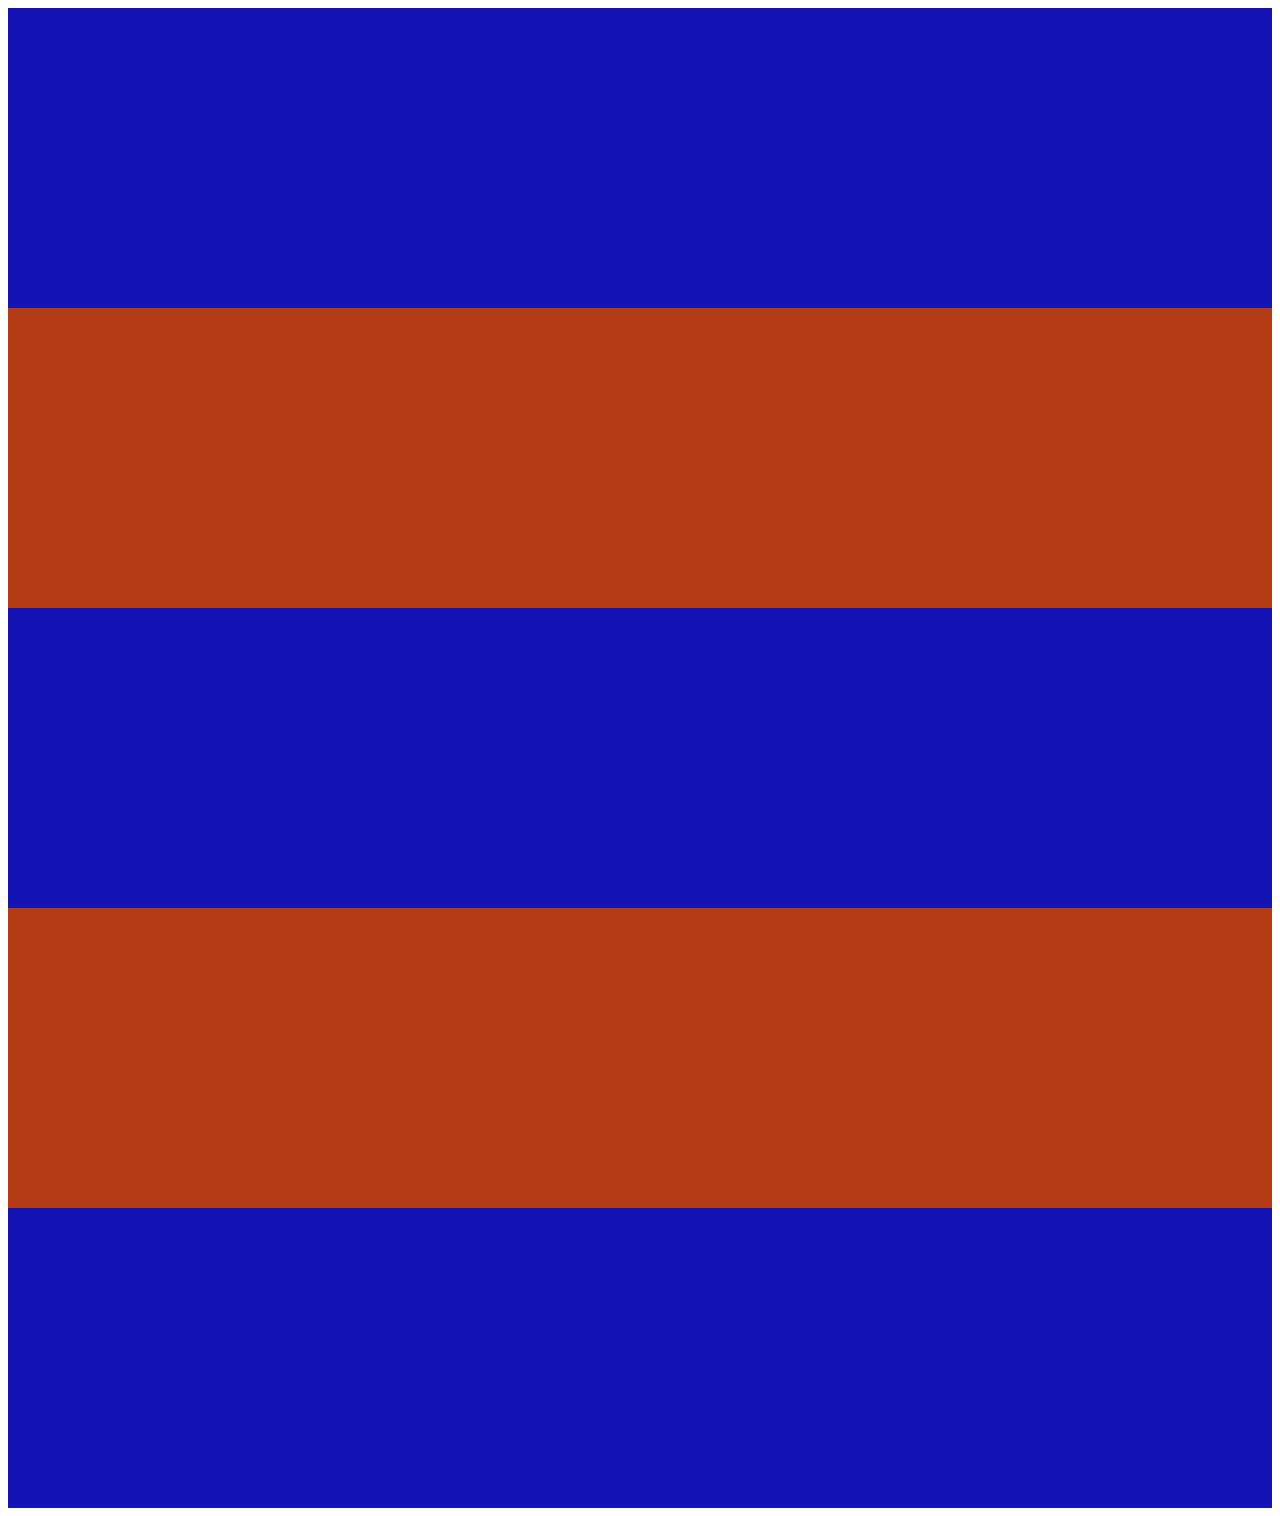
<file: dzien1/index.html>
<!DOCTYPE html>
<html lang="en">

<head>
    <meta charset="UTF-8">
    <meta name="viewport" content="width=device-width, initial-scale=1.0">
    <link rel="stylesheet" href="style.css">

    <title>test</title>
</head>

<body>
    <div></div>
    <div></div>
    <div></div>
    <div></div>
    <div></div>
</body>

</html>
</file>
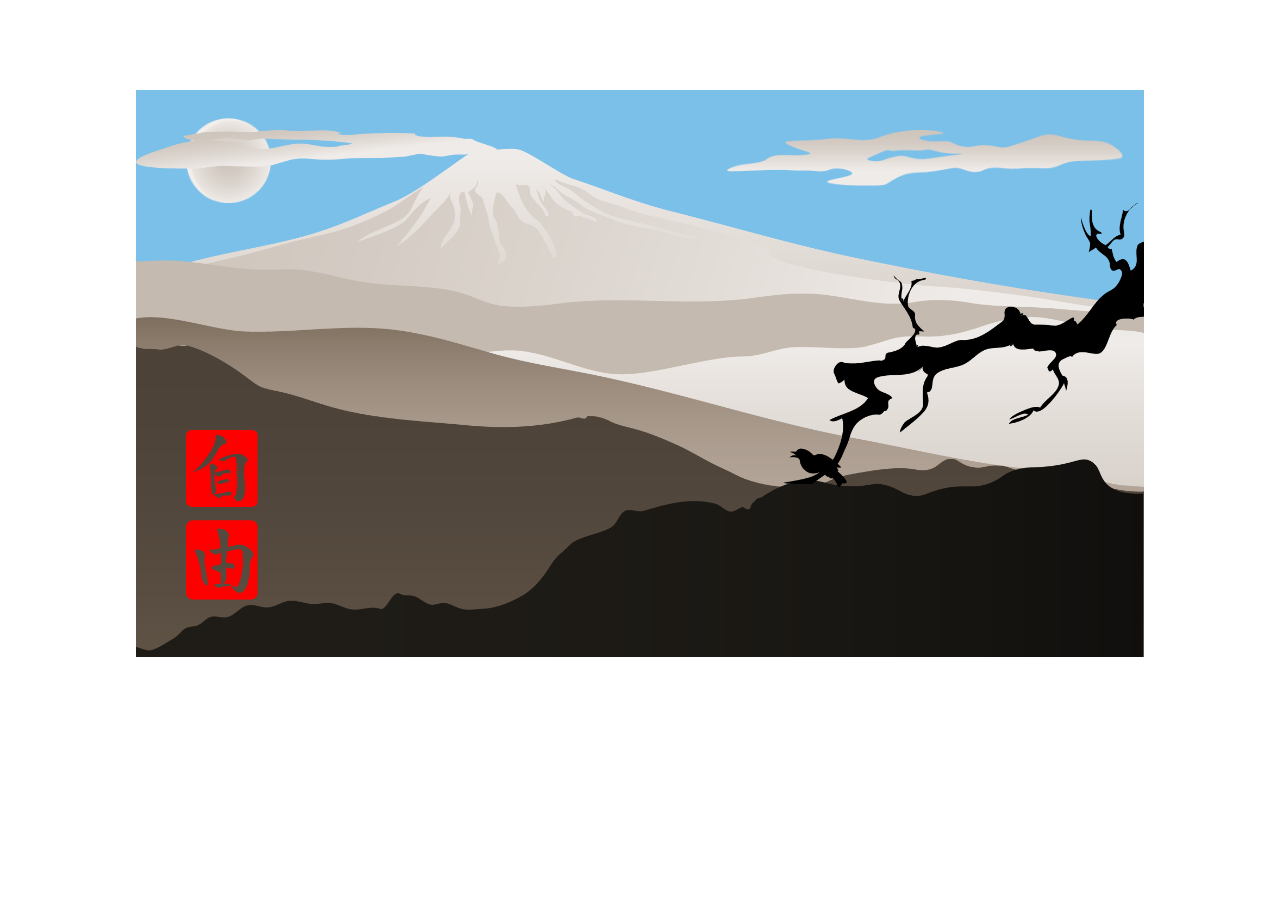
<file: dzien3/zad1/index.html>
<!-- 
    Układ 16:9
    Ma być podobny (nie pixel w pixel)
    Ma być responsywny (dostosowoywać się do wysokości przeglądarki)

    ZŁOTE ZASADY
    - Zrób tak jak potrafisz i tyle ile potrafisz
    - Próbuj/testuj/sprawdzaj co by było. Takie próbowanie to najważniejsze cechy programisty
    - Nie przeskakuj ćwiczenia. 
 -->
<!DOCTYPE html>
<html lang="pl">

<head>
    <meta charset="UTF-8">
    <meta name="viewport" content="width=device-width, initial-scale=1.0">
    <meta http-equiv="X-UA-Compatible" content="ie=edge">
    <title>A dream about old Japan</title>
    <style>
        * {
            margin: 0;
            padding: 0;
            box-sizing: border-box;
        }

        .picture {
            position: relative;
            height: 63vh;
            width: 112vh;
            overflow: hidden;
            margin: 10vh auto 0;
            background-color: rgb(123, 192, 233);

        }

        img {
            position: absolute;
            height: 100%;

        }

        img:nth-child(1) {
            top: 10%;
        }

        img:nth-child(2) {
            top: 30%;
        }

        img:nth-child(3) {
            top: 40%;
        }

        img:nth-child(4) {
            top: 40%;
        }

        img:nth-child(5) {
            top: 45%;
        }

        img:nth-child(6) {
            top: 65%;
        }

        img:nth-child(7) {
            top: 5%;
            left: 5%;
            width: auto;
            height: 15%;
            animation-name: sun;
            animation-duration: 5s;
        }

        @keyframes sun {
            0% {
                left: -20%;
                top: 25%;
            }

            100% {
                left: 5%;
                top: 5%;
            }
        }


        img:nth-child(8) {
            top: 7%;
            width: auto;
            height: 7%;
            animation-name: cloud1;
            animation-duration: 10s;
            animation-iteration-count: infinite;
            animation-timing-function: linear;
        }

        @keyframes cloud1 {
            0% {
                left: -50%;
            }

            100% {
                left: 100%;
            }
        }

        img:nth-child(9) {
            top: 7%;
            right: 2%;
            width: auto;
            height: 10%;
            transition: .5s;
        }
        img:nth-child(9):hover {
            opacity: 0;
        }

        img:nth-child(10) {
            top: 20%;
            right: -2%;
            width: auto;
            height: 50%;
            animation-name: branch;
            animation-duration: 10s;
            animation-iteration-count: infinite;
            animation-timing-function: linear;
            transform-origin: 100% 0;
        }
        @keyframes branch {
            90% {
                transform: rotate(1deg);
                }
            95% {
                transform: rotate(-2deg);
                }
            /* 100% {
                transform: rotate(1deg);
            } */
        }

        img:nth-child(11) {
            bottom: 10%;
            left: 5%;
            width: auto;
            height: 30%;
        }
    </style>
</head>

<body>
    <div class="picture">
        <!-- img[src=img/japan$.png]*11 -->
        <img src="img/japan1.png" alt="">
        <img src="img/japan2.png" alt="">
        <img src="img/japan3.png" alt="">
        <img src="img/japan4.png" alt="">
        <img src="img/japan5.png" alt="">
        <img src="img/japan6.png" alt="">
        <img src="img/japan7.png" alt="">
        <img src="img/japan8.png" alt="">
        <img src="img/japan9.png" alt="">
        <img src="img/japan10.png" alt="">
        <img src="img/japan11.png" alt="">

    </div>
</body>

</html>
</file>
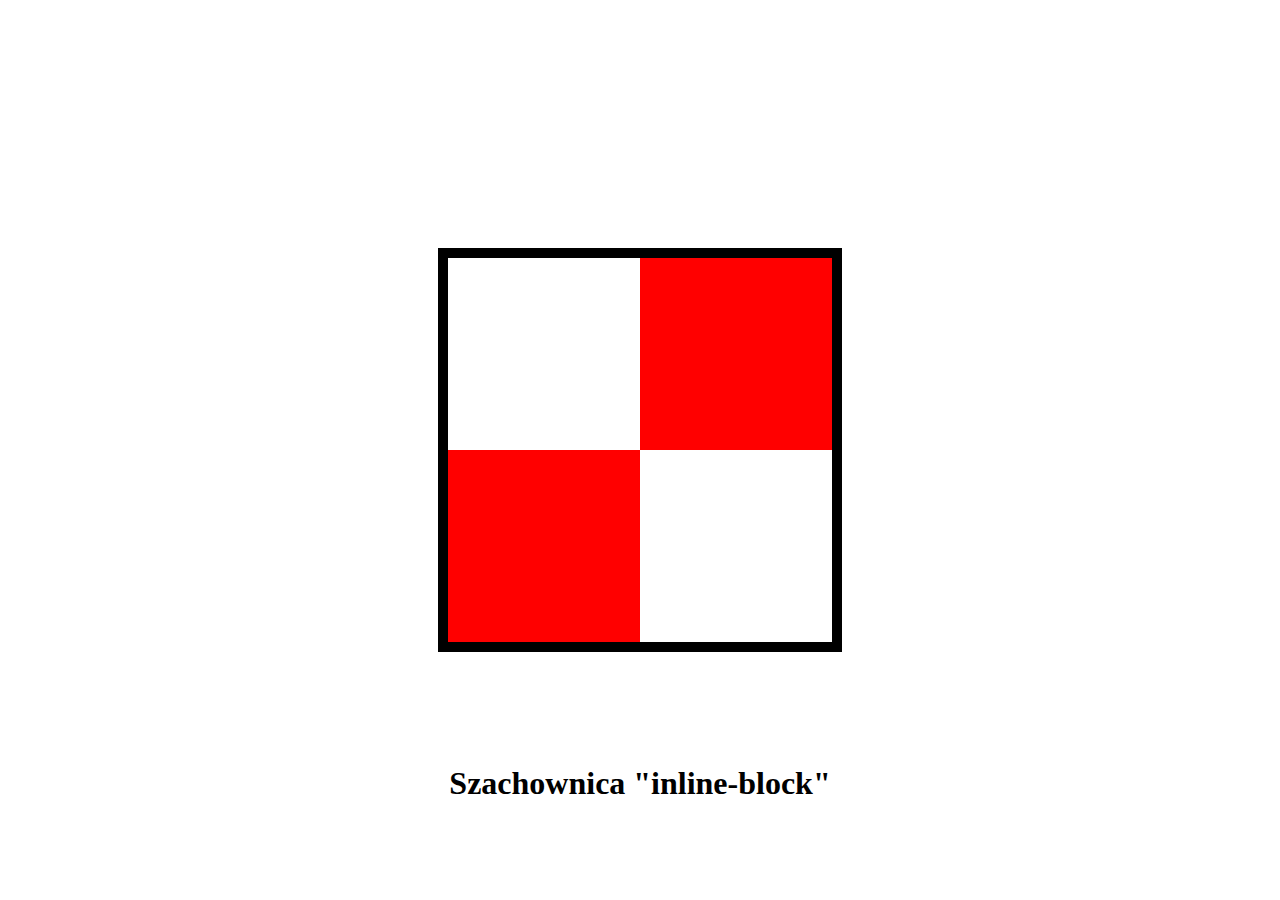
<file: dzien3/zad2/index.html>
<!-- 
Zrób szachownicę na 3 różne sposoby
- wykorzystująć inline-block dla każdego pola
- wykorzystująć float dla kązdego pola
- wykorzystując position:absolute dla każdego pola

W zadaniu 1 zrób inline-block

Dodatkowo wycentruj cały kontener (div z klasą 'board') i określ jego wielkości tak by był on kwadratem, który ma 30% szerokości okna przeglądarki i dodatkowo border: 10px czarny.

Tekst ma być pod szachownicą.

 -->
<!DOCTYPE html>
<html lang="en">

<head>
    <meta charset="UTF-8">
    <meta name="viewport" content="width=device-width, initial-scale=1.0">
    <meta http-equiv="X-UA-Compatible" content="ie=edge">
    <title>Szachownica Inline-block</title>
    <style>
        .board {
            height: 30vw;
            width: 30vw;
            border: 10px solid black;
            font-size: 0;
            position: absolute;
            top: calc(50% - 30vw/2 - 10px);
            left: calc(50% - 30vw/2 - 10px);
        }

        span {
            display: inline-block;
            background-color: red;
            height: 50%;
            width: 50%;
        }

        span:nth-child(1) {
            background-color: #fff;
        }

        span:nth-child(4) {
            background-color: #fff;
        }

        h1 {
            text-align: center;
            margin-top: 85vh;
        }
    </style>
</head>

<body>
    <div class="board">
        <span></span>
        <span></span>
        <span></span>
        <span></span>
    </div>
    <h1>Szachownica "inline-block"</h1>
</body>

</html>
</file>
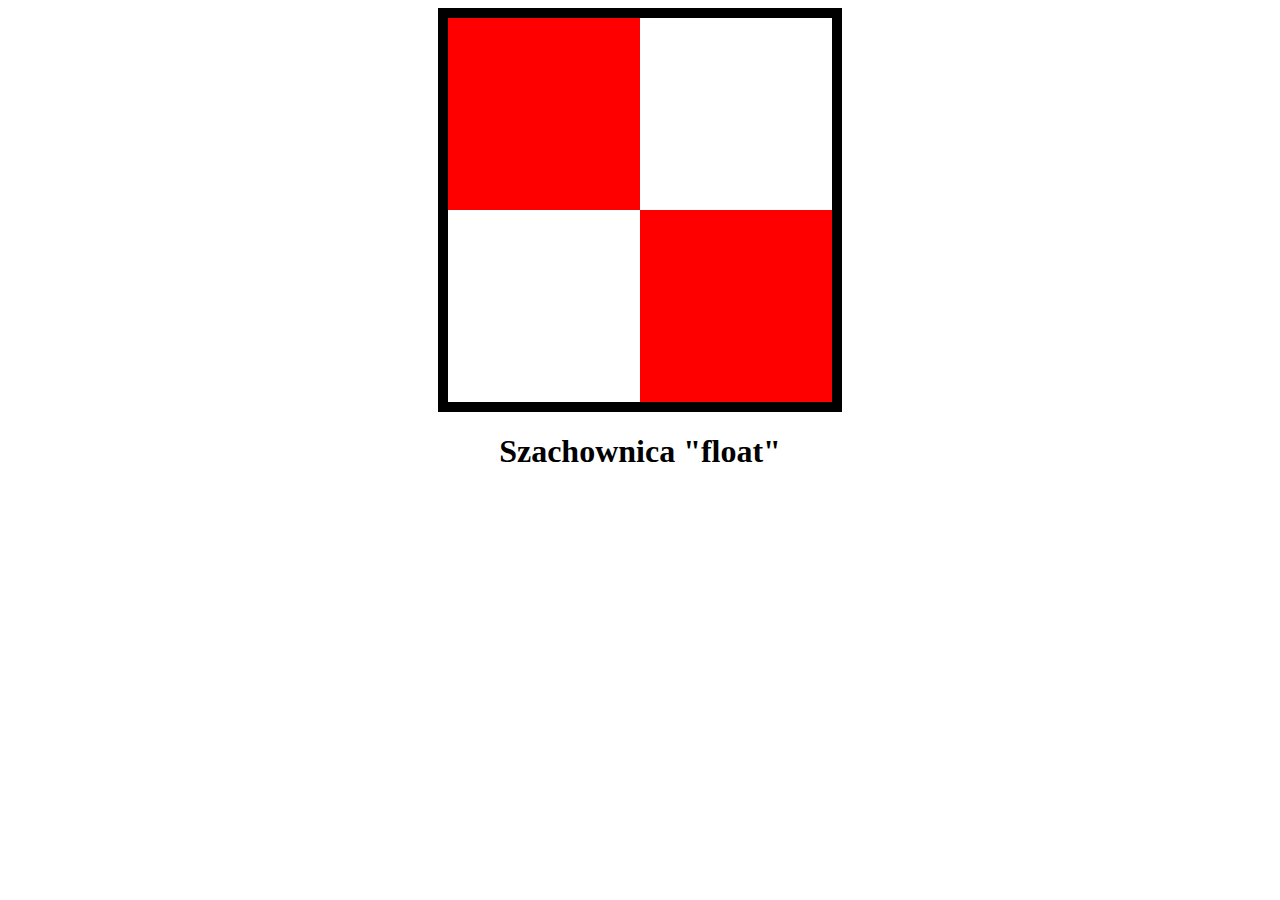
<file: dzien3/zad3/index.html>
<!-- 
Zrób szachownicę wykorzystująć float dla każdego pola
Nie możesz określić wysokości div z klasą board (określi tylko szerokosć na 30vw)

Wycentruj szachownicę tylko w poziomie. Szachownica ma być position static.
Szachownica ma mieć 30% szerokości okna przeglądarki i dodatkowo border: 10px czarny.

Tekst ma być pod szachownicą. Właściwość position h1 musi być static.
 -->

<!DOCTYPE html>
<html lang="en">

<head>
    <meta charset="UTF-8">
    <meta name="viewport" content="width=device-width, initial-scale=1.0">
    <meta http-equiv="X-UA-Compatible" content="ie=edge">
    <title>Szachownica Float</title>
    <style>
        body {
            position: relative;
            text-align: center;
        }

        .clearfix::after {
            content: "";
            display: block;
            clear: both;
        }

        .board {
            border: 10px solid black;
            width: 30vw;
            margin: 0 auto;
        }

        span {
            float: left;
            display: block;
            height: 15vw;
            width: 15vw;
        }

        span:nth-child(1),
        span:nth-child(4) {
            background-color: red;
        }
    </style>
</head>

<body>
    <div class="board clearfix">
        <span></span>
        <span></span>
        <span></span>
        <span></span>
    </div>
    <h1>Szachownica "float"</h1>
</body>

</html>
</file>
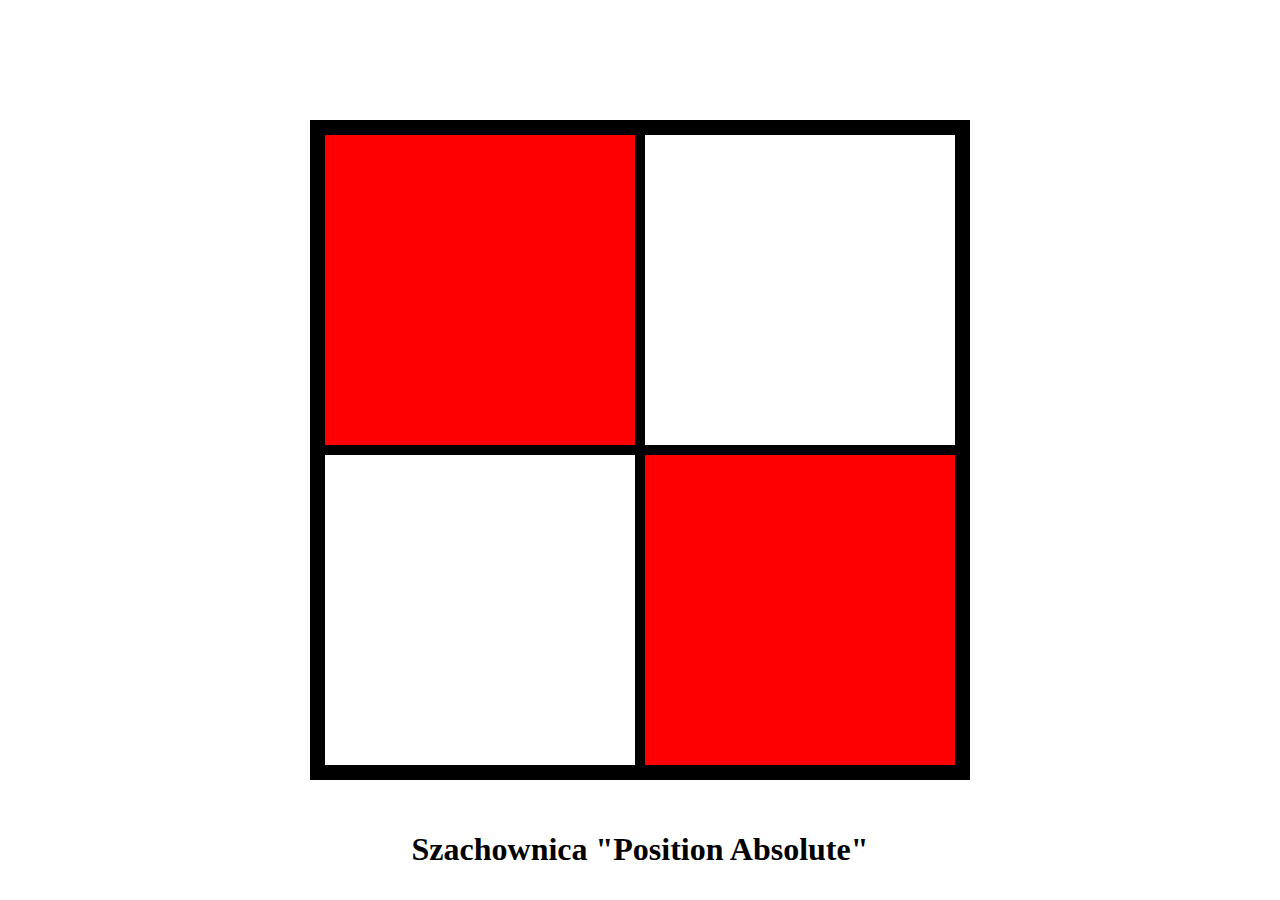
<file: dzien3/zad4/index.html>
<!-- 
Zrób szachownicę wykorzystując position absolute dla pól szachownicy.
Określ szerokość szachownicy na 50% i wysokosć na 50vw; Sprawdź czy są to te same wielkości i uzasadnij dlaczego :)
Pola szachownicy mają być wypozycjonowane względem div.board

Wycentruj szachownicę w poziomie i pionie wykorzystując calc() i position: absolute.
Tekst ma być pod szachownicą. Wykorzystaj do tego właściwości position relative dla h1.

 -->

<!DOCTYPE html>
<html lang="en">

<head>
    <meta charset="UTF-8">
    <meta name="viewport" content="width=device-width, initial-scale=1.0">
    <meta http-equiv="X-UA-Compatible" content="ie=edge">
    <title>Szachownica Position Absolute</title>
    <style>
        .board {
            position: absolute;
            height: 50vw;
            width: 50%;
            border: 10px solid black;
            top: calc(50% - 50vw/2 - 10px);
            left: calc(50% - 50vw/2 - 10px);
        }

        span {
            position: absolute;
            box-sizing: border-box;
            border: 5px solid black;
            width: 50%;
            height: 50%;
        }

        span:nth-child(1) {
            top: 0;
            left: 0;
            background-color: red;
        }

        span:nth-child(2) {
            top: 0;
            left: 50%;

        }

        span:nth-child(3) {
            top: 50%;
            left: 0;
        }

        span:nth-child(4) {
            top: 50%;
            left: 50%;
            background-color: red;
        }

        h1 {
            position: relative;
            top: 90vh;
            text-align: center;

        }
    </style>
</head>

<body>
    <div class="board">
        <span></span>
        <span></span>
        <span></span>
        <span></span>
    </div>
    <h1>Szachownica "Position Absolute"</h1>
</body>

</html>
</file>
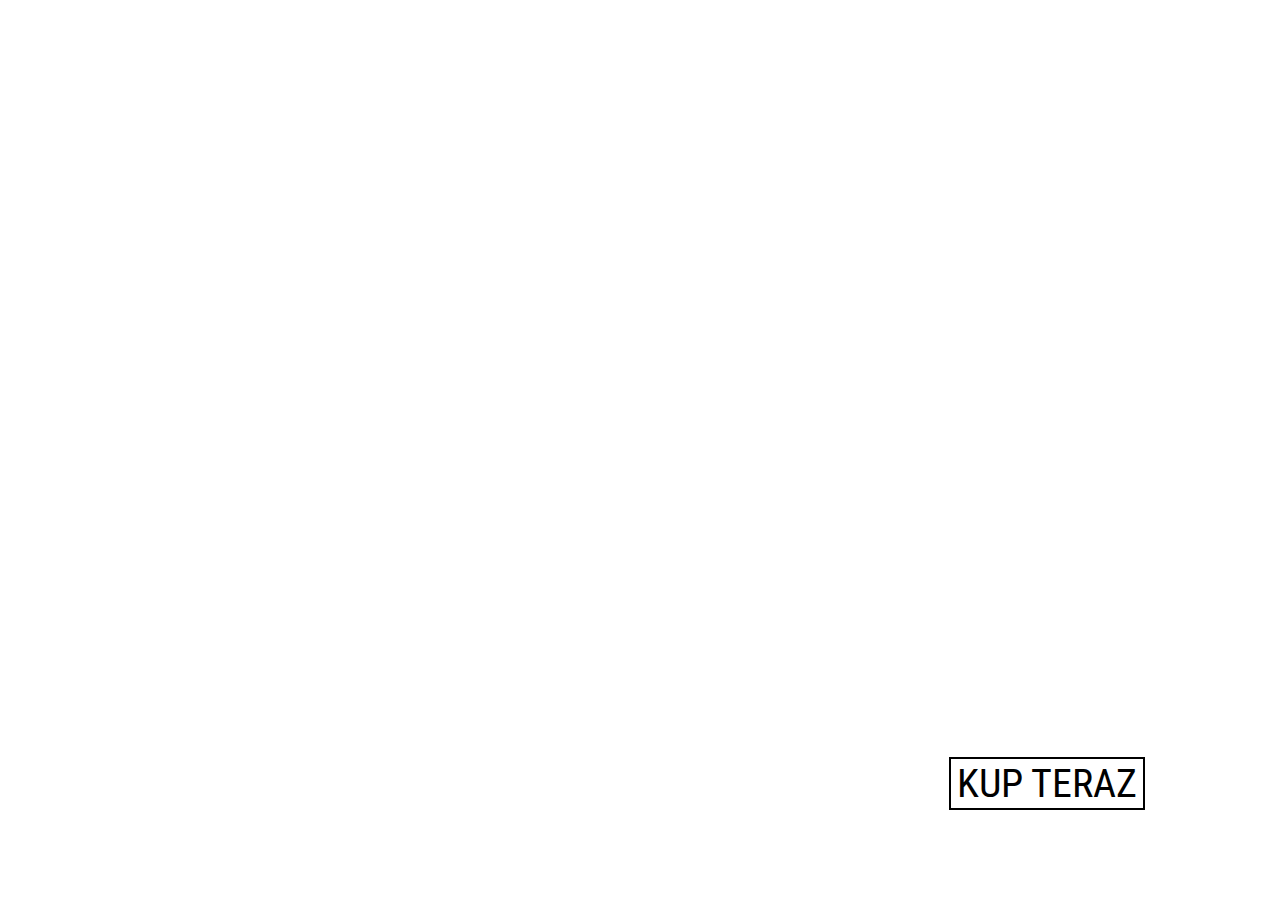
<file: dzien6/projekt1/index.html>
<!DOCTYPE html>
<html lang="en">
<head>
    <meta charset="UTF-8">
    <meta name="viewport" content="width=device-width, initial-scale=1.0">
    <title>shakeButton</title>
    <link href="https://fonts.googleapis.com/css2?family=Roboto+Condensed&display=swap" rel="stylesheet">
<style>
    button{
        position:absolute;
        bottom: 10vh;
        right: 15vh;
        border: 2px solid black;
        background-color: #fff;
        font-size: 40px;
        text-transform: uppercase;
        font-family: 'Roboto Condensed', sans-serif;
        animation: shake 5s infinite;
     }
     @keyframes shake {
        69% {
              transform: translateX(0px);
        }
        70% {
              transform: translateX(5px);
        }
        71% {
              transform: translateX(0px);
        }
        72% {
              transform: translateX(-5px);
        }
        73% {
              transform: translateX(0px);
        }
        74% {
              transform: translateX(5px);
        }
        75% {
              transform: translateX(0px);
        }
        76% {
              transform: translateX(-5px);
        }
        77% {
              transform: translateX(0px);
            }
        78% {
              transform: translateX(5px);
        }
        79% {
              transform: translateX(0px);
        }
        80% {
              transform: translateX(-5px);
        }
        81% {
              transform: translateX(0px);
        }
     }
</style>
</head>
<body>
    <button>Kup Teraz</button>
</body>
</html>
</file>
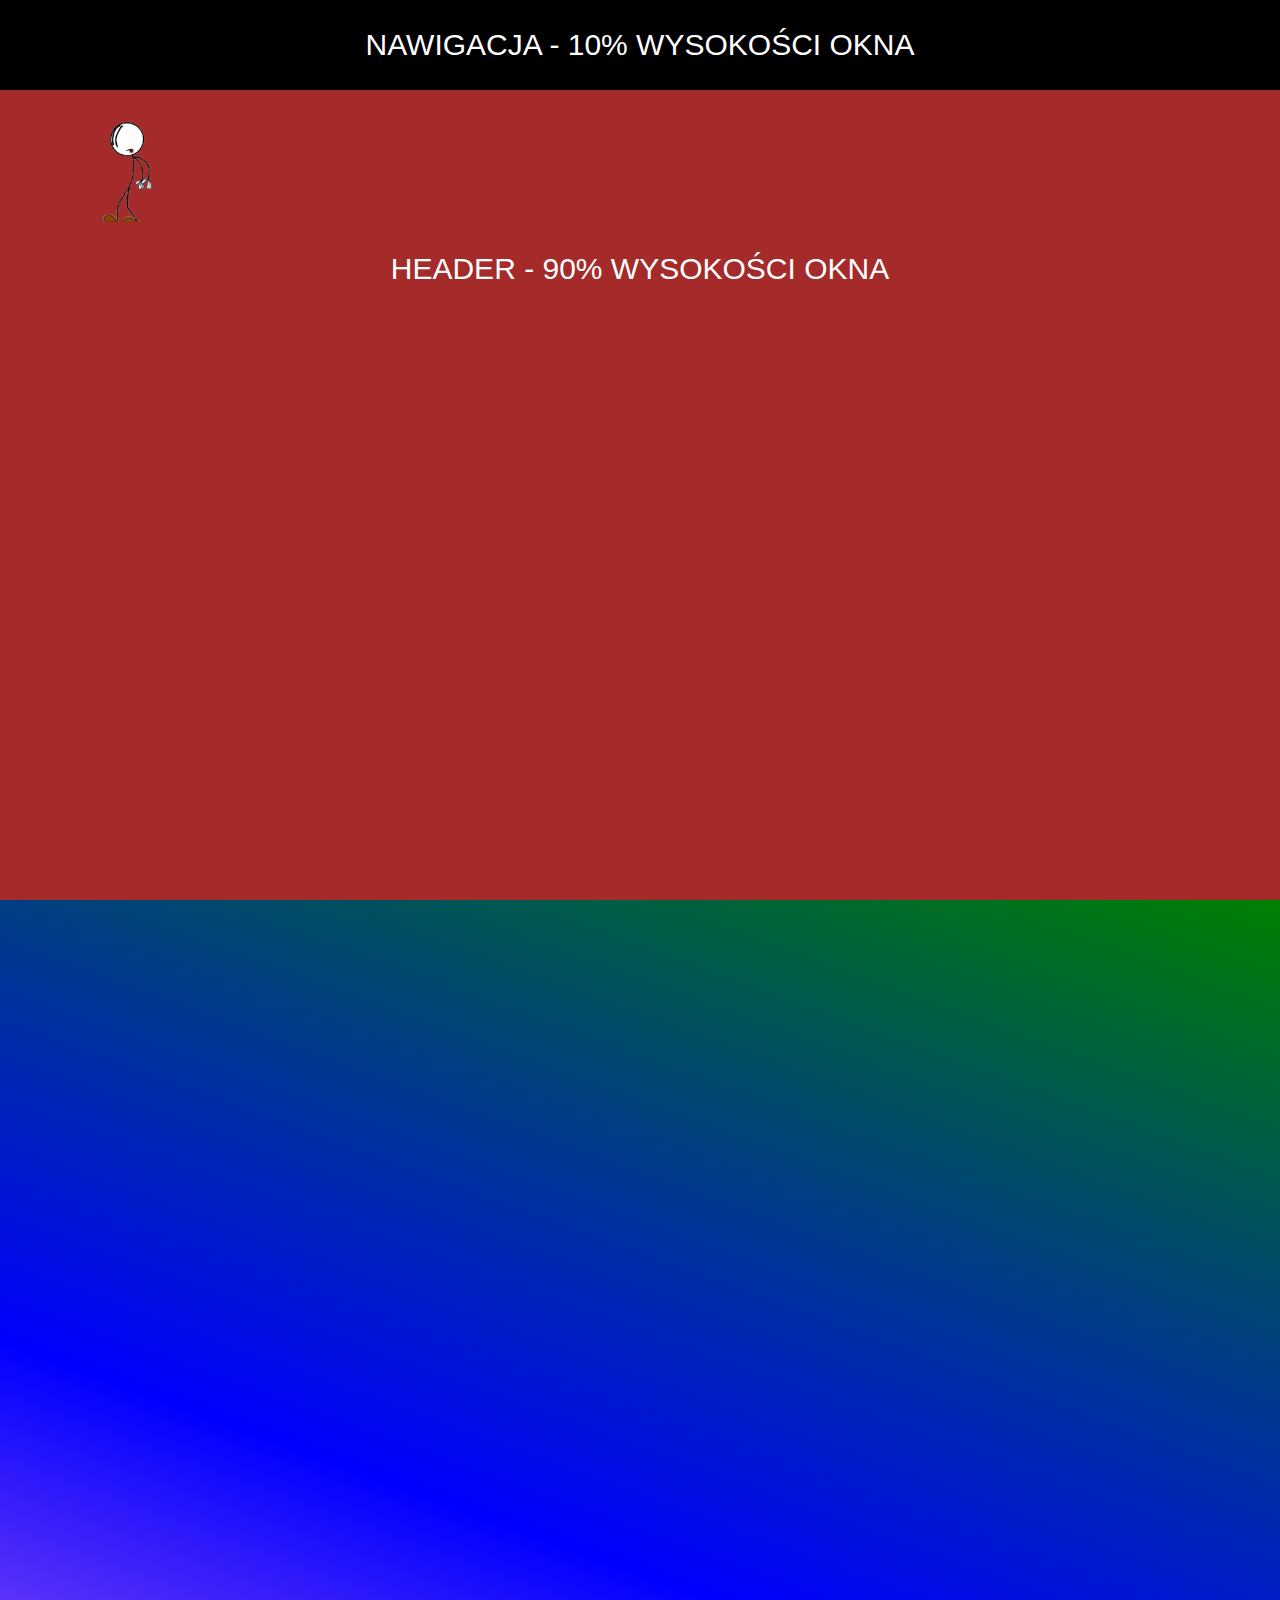
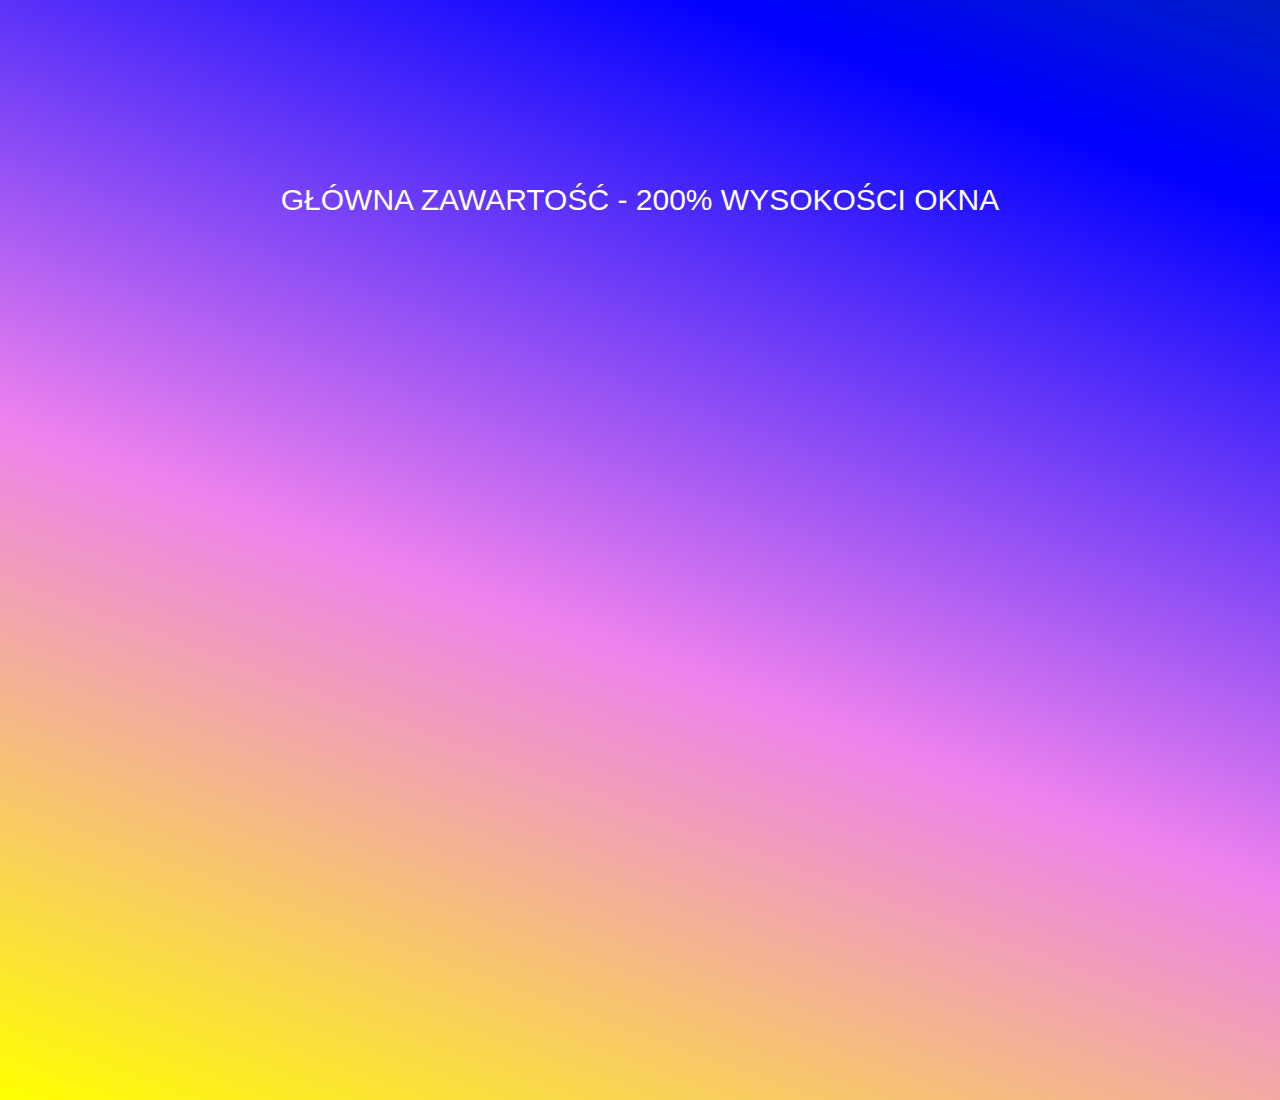
<file: dzien2/start.html>
<!DOCTYPE html>
<html lang="pl">

<head>
    <meta charset="UTF-8">
    <title>Najeżdzanie na header, nav przypięty</title>
    <style>
        * {
            margin: 0;
            padding: 0;
            box-sizing: border-box;
        }

        :root {
            --navHeight: 10vh;
            --headerHeight: 90vh;
        }

        html {
            text-align: center;
            color: white;
            font-size: 30px;
            text-transform: uppercase;
            font-family: arial;
            text-align: center;
        }

        nav {
            height: var(--navHeight);
            background-color: #000;
            line-height: var(--navHeight);
            top: 0;
            left: 0;
            z-index: 2;
        }

        .img {
            display: block;
            background: url(stickman.png);
            background-repeat: no-repeat;
            background-size: 20%;
            background-position: center;
            height: 20%;
            width: 20%;
            transition: 1.5s;
        }

        .img:hover {
            transform: rotate(720deg);
        }

        header {
            top: var(--navHeight);
            left: 0;
            height: var(--headerHeight);
            background-color: brown;
            /* line-height: var(--headerHeight); */
            z-index: 0;
        }

        nav,
        header {
            position: fixed;
            width: 100vw;
        }

        main {
            position: relative;
            margin-top: calc(var(--navHeight) + var(--headerHeight));
            height: 200vh;
            line-height: 200vh;
            /* background-color: #456; */
            background-image: linear-gradient(200deg, green 0%, blue 40%, violet 70%, yellow 100%);
            z-index: 0;
        }
    </style>
</head>

<body>
    <nav>
        Nawigacja - 10% wysokości okna
    </nav>
    <header>
        <div class="img"></div>
        Header - 90% wysokości okna
    </header>
    <main>
        Główna zawartość - 200% wysokości okna
    </main>
</body>

</html>
</file>
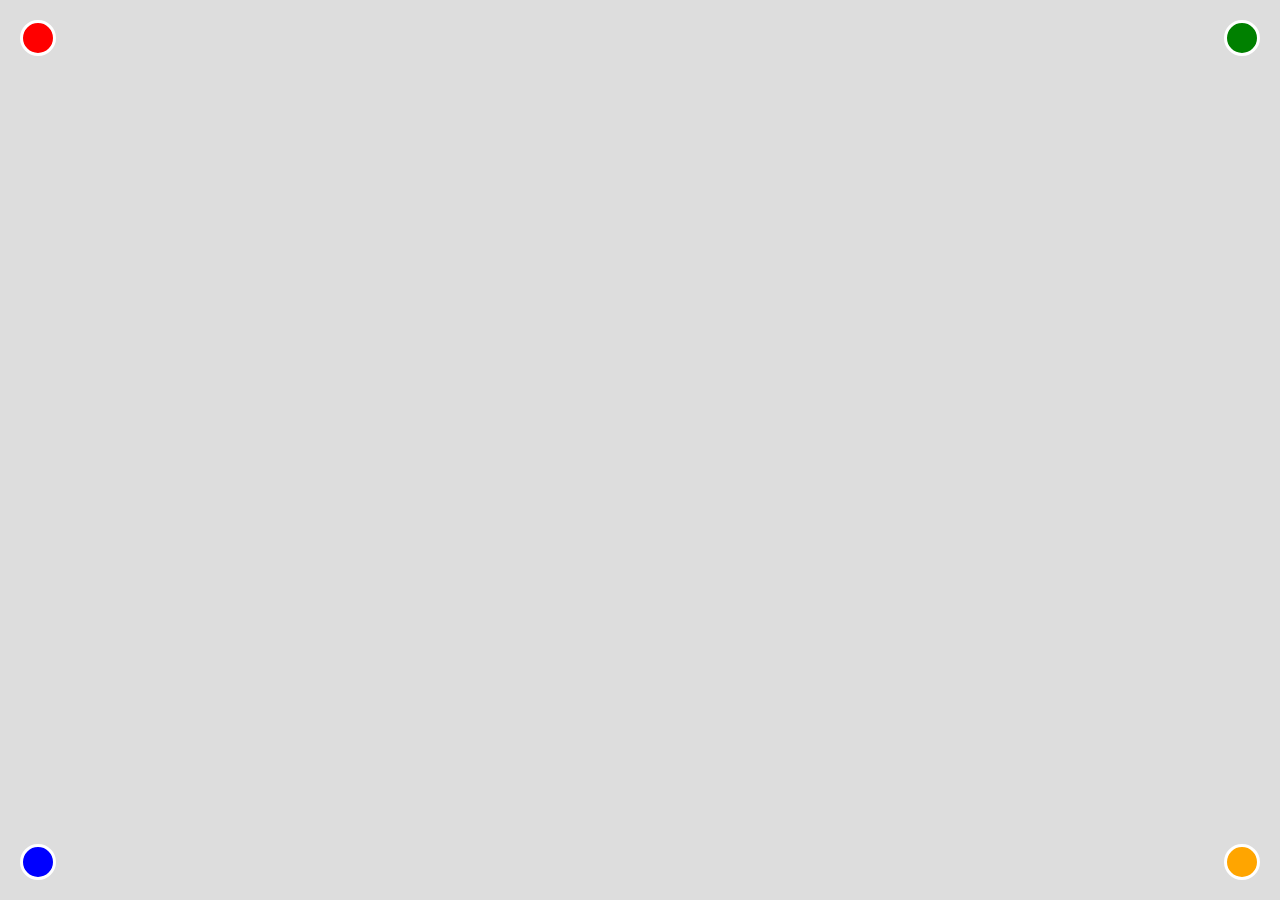
<file: dzien4/zad1/start.html>
<!DOCTYPE html>
<html lang="en">

<head>
    <meta charset="UTF-8">
    <meta name="viewport" content="width=device-width, initial-scale=1.0">
    <meta http-equiv="X-UA-Compatible" content="ie=edge">
    <title>Zadanie 1 - zmiana koloru po najechaniu</title>

    <style>
        * {
            margin: 0;
            padding: 0;
        }

        body {
            position: relative;
            /* background-color: #888 */
        }

        .circle {
            position: absolute;
            display: block;
            height: 30px;
            width: 30px;
            border: 3px solid white;
            border-radius: 50%;
            cursor: pointer;
            z-index: 1;
        }

        div.red {
            background-color: red;
            top: 20px;
            left: 20px;
        }

        div.green {
            background-color: green;
            top: 20px;
            right: 20px;
        }

        div.blue {
            background-color: blue;
            bottom: 20px;
            left: 20px;
        }

        div.orange {
            background-color: orange;
            bottom: 20px;
            right: 20px;
        }

        .bg {
            height: 100vh;
            width: 100vw;
            color: white;
            background-color: #ddd;
            transition: 1s;
        }

        p {
            position: absolute;
            text-align: center;
            font-size: 50px;
            font-family: arial;
            line-height: 100vh;
            left: 0;
            right: 0;
            opacity: 0;
            transition: 1s;
        }

        .red:hover~.bg {
            background-color: red;
        }

        .red:hover~.bg>p.red {
            opacity: 1;
        }

        .green:hover~.bg {
            background-color: green;
        }

        .green:hover~.bg>p.green {
            opacity: 1;
        }

        .blue:hover~.bg {
            background-color: blue;
        }

        .blue:hover~.bg>p.blue {
            opacity: 1;
        }

        .orange:hover~.bg {
            background-color: orange;
        }

        .orange:hover~.bg>p.orange {
            opacity: 1;
        }
    </style>
</head>

<body>
    <div class="red circle"></div>
    <div class="green circle"></div>
    <div class="blue circle"></div>
    <div class="orange circle"></div>
    <div class="bg">
        <p class="red">Czerwony</p>
        <p class="green">Zielony</p>
        <p class="blue">Niebieski</p>
        <p class="orange">Pomarańczowy</p>
    </div>
</body>

</html>
</file>
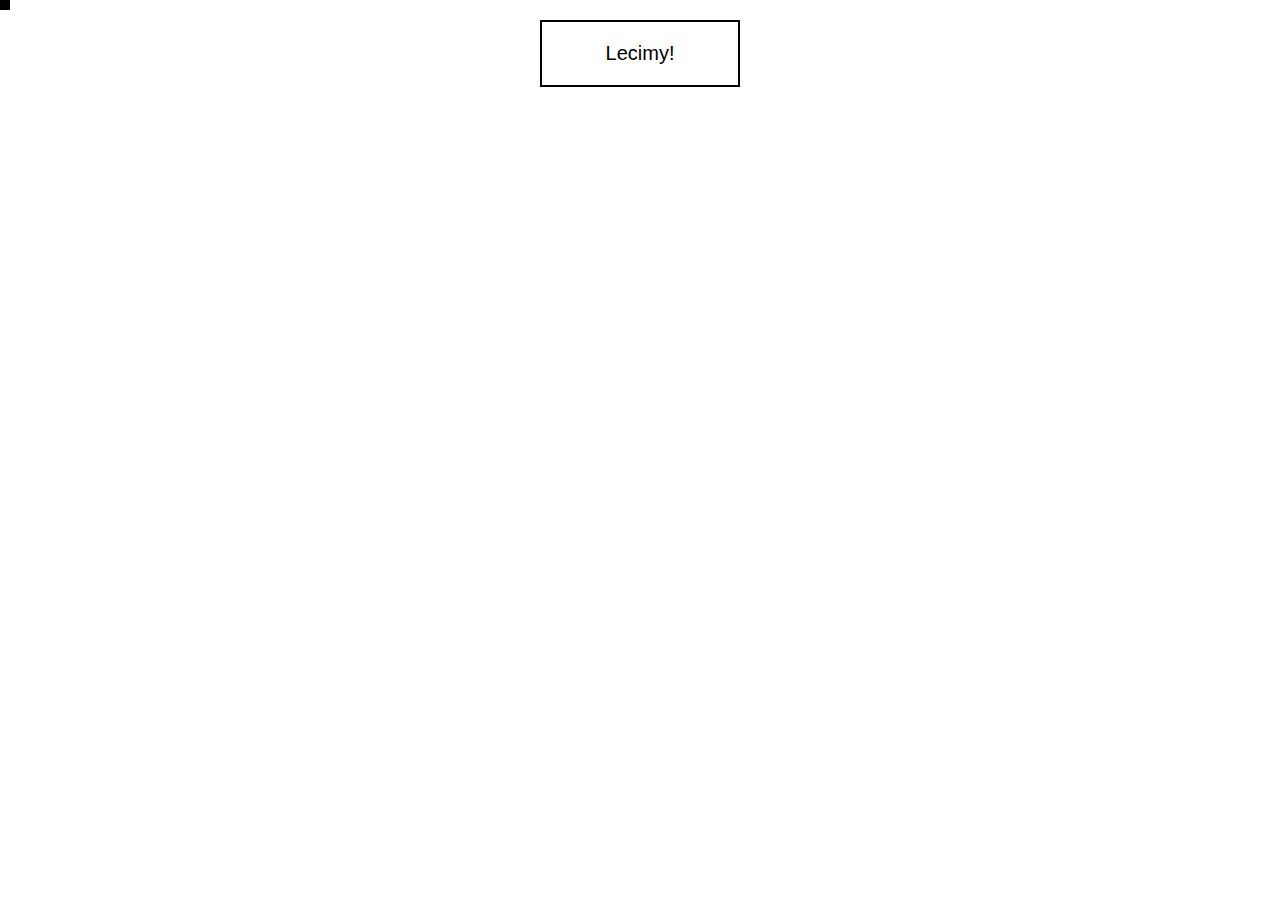
<file: dzien4/zad2/start.html>
<!DOCTYPE html>
<html lang="pl">

<head>
    <meta charset="UTF-8">
    <meta name="viewport" content="width=device-width, initial-scale=1.0">
    <meta http-equiv="X-UA-Compatible" content="ie=edge">
    <title>Zadanie 2 - przemieszczenie kwadratu</title>
    <style>
        button {
            position: absolute;
            text-align: center;
            padding: 20px;
            width: 200px;
            top: 20px;
            left: calc(50% - 100px);
            background-color: #fff;
            border: 2px solid #000;
            font-size: 20px;
            font-family: arial;
        }

        .square {
            position: absolute;
            width: 10px;
            height: 10px;
            top: 0;
            left: 0;
            background-color: #000;
            transition: all 2s linear, left 1s linear, top 1s linear 1s;

        }

        button:hover {
            color: white;
            background-color: #000;
        }

        button:hover+.square {
            width: 150px;
            height: 150px;
            top: calc(100vh - 150px);
            left: calc(100vw - 150px);
            /* bottom: 0;
            right: 0; */
        }
    </style>
</head>

<body>
    <button>Lecimy!</button>
    <div class="square"></div>
</body>

</html>
</file>
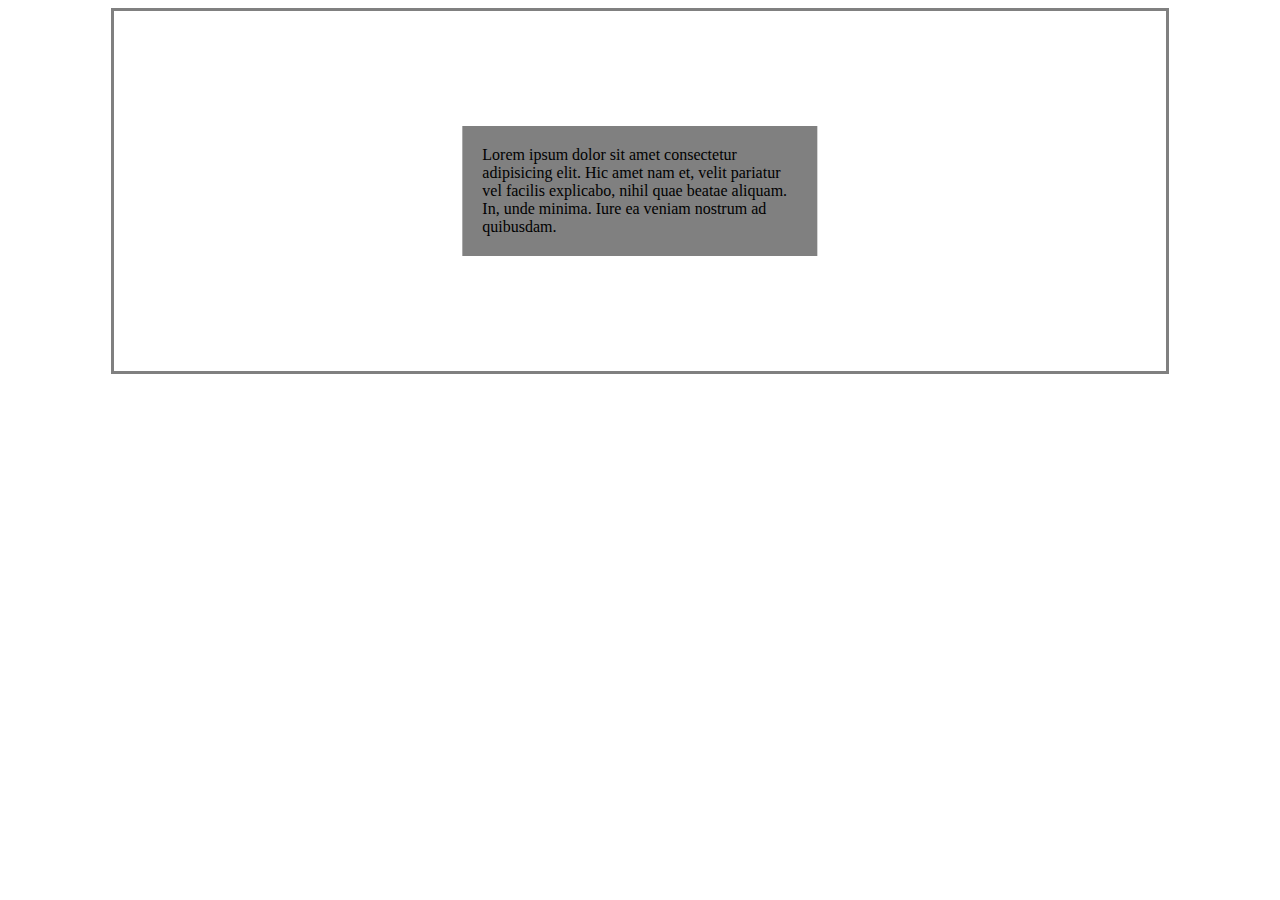
<file: dzien4/zad3/start.html>
<!-- 
    1. za pomocą calc (bez transform);
    2. za pomocą transform
 -->
<!DOCTYPE html>
<html lang="en">

<head>
    <meta charset="UTF-8">
    <meta name="viewport" content="width=device-width, initial-scale=1.0">
    <meta http-equiv="X-UA-Compatible" content="ie=edge">
    <title>Document</title>
    <style>
        header {
            position: relative;
            width: 80%;
            height: 300px;
            margin: 0 auto;
            padding: 10px 20px 50px 20px;
            border: 3px solid gray;
        }

        div {
            position: absolute;
            padding: 20px;
            width: 30%;
            background-color: gray;
            top: 50%;
            left: 50%;
            transform: translate(-50%, -50%);
        }
    </style>
</head>

<body>
    <header>
        <div>Lorem ipsum dolor sit amet consectetur adipisicing elit. Hic amet nam et, velit pariatur vel facilis explicabo, nihil
            quae beatae aliquam. In, unde minima. Iure ea veniam nostrum ad quibusdam.</div>
    </header>
</body>

</html>
</file>
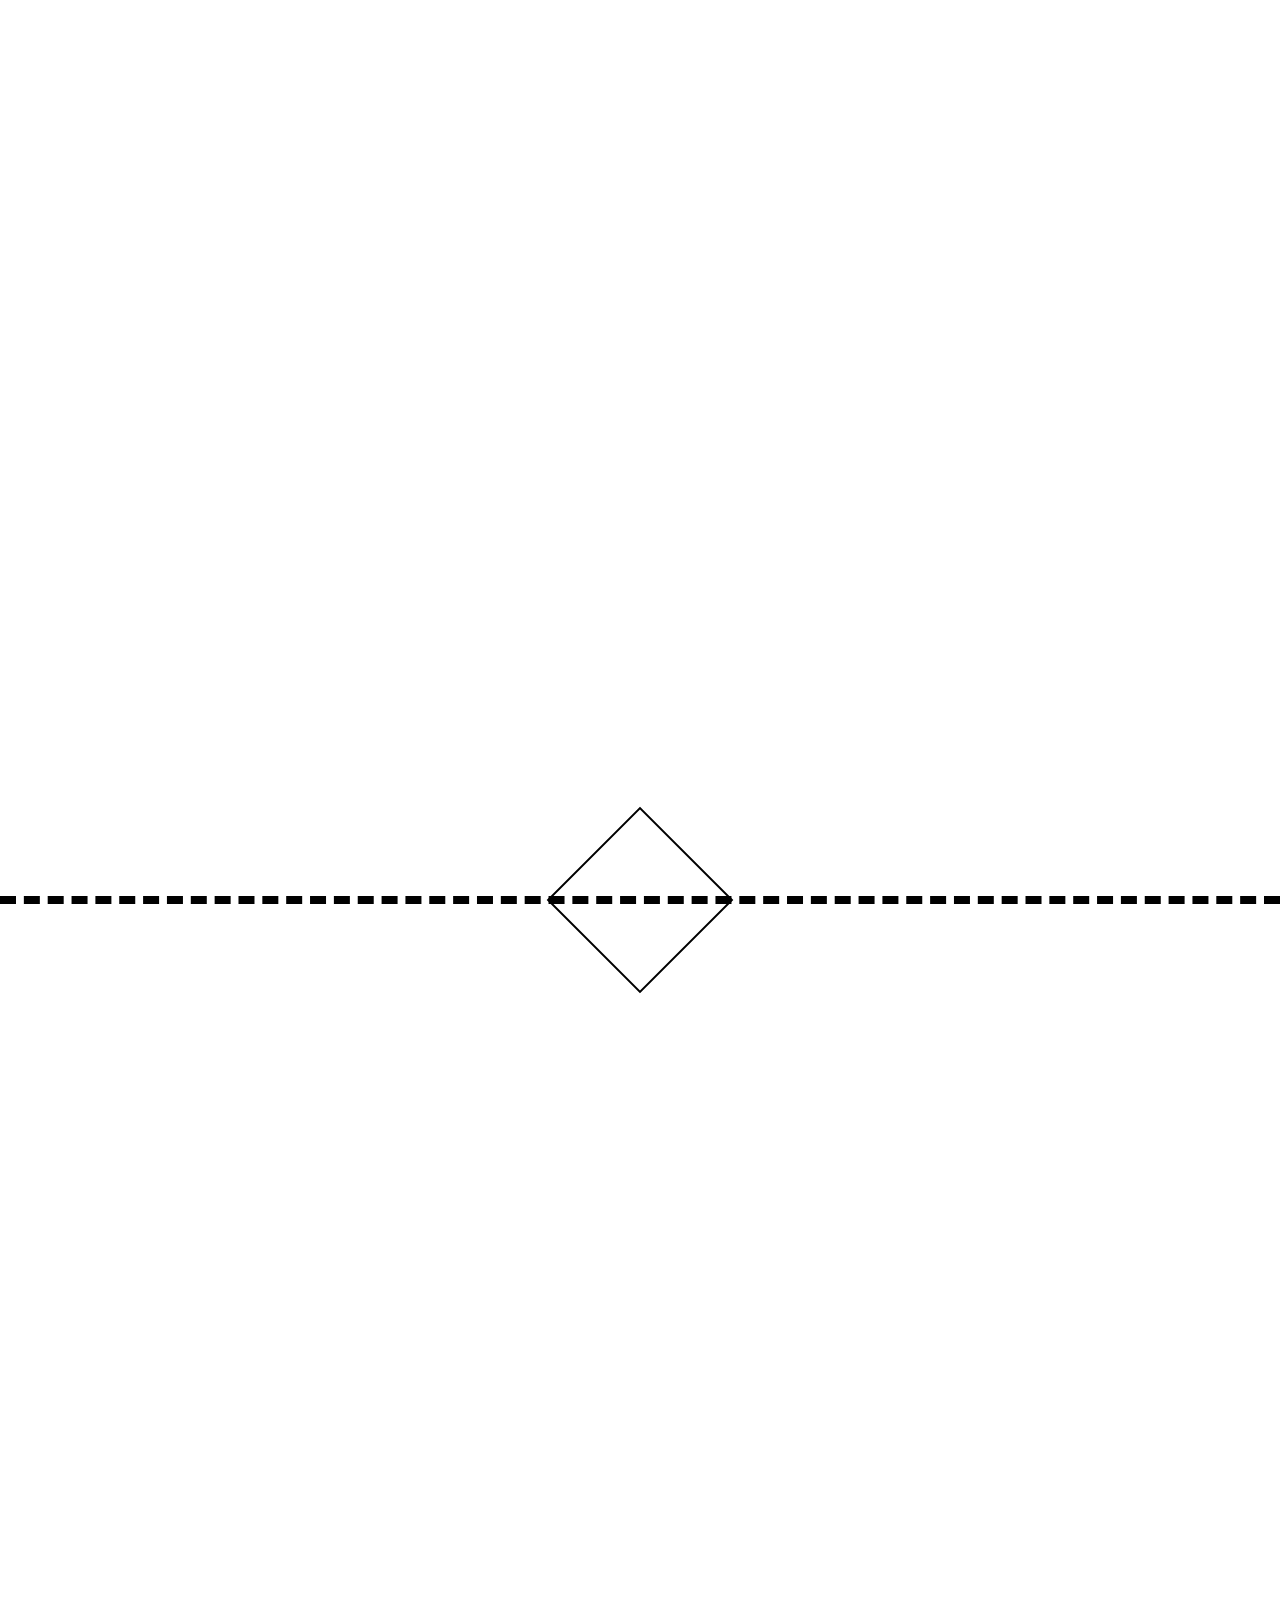
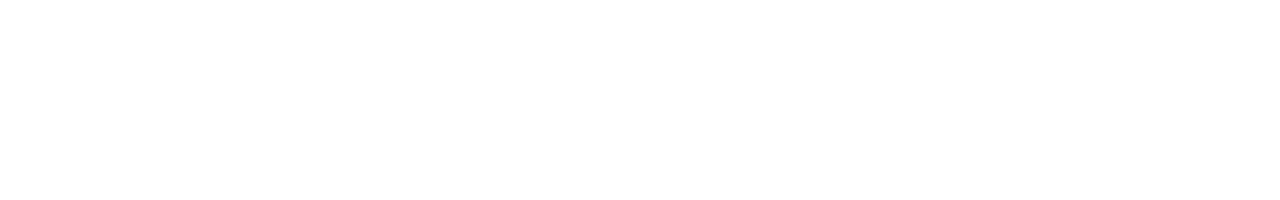
<file: dzien4/zad4/start.html>
<!DOCTYPE html>
<html lang="en">

<head>
    <meta charset="UTF-8">
    <meta name="viewport" content="width=device-width, initial-scale=1.0">
    <meta http-equiv="X-UA-Compatible" content="ie=edge">
    <title>Zadanie - kwadrat i linia - wyśrodkowanie</title>
    <style>
        body {
            /* position: relative; */
            margin: 0;
            height: 200vh;
        }

        .rect {
            position: absolute;
            width: 10vw;
            height: 10vw;
            border: 2px solid black;
            top: 100%;
            left: 50%;
            transform: translate(-50%, -50%) rotate(45deg) ;
            }

        .line {
            position: absolute;
            border-top: 8px dashed black;
            width: 100%;
            top: calc(100% - 4px);
        }
    </style>
</head>

<body>
    <div class="rect"></div>
    <div class="line"></div>
</body>

</html>
</file>
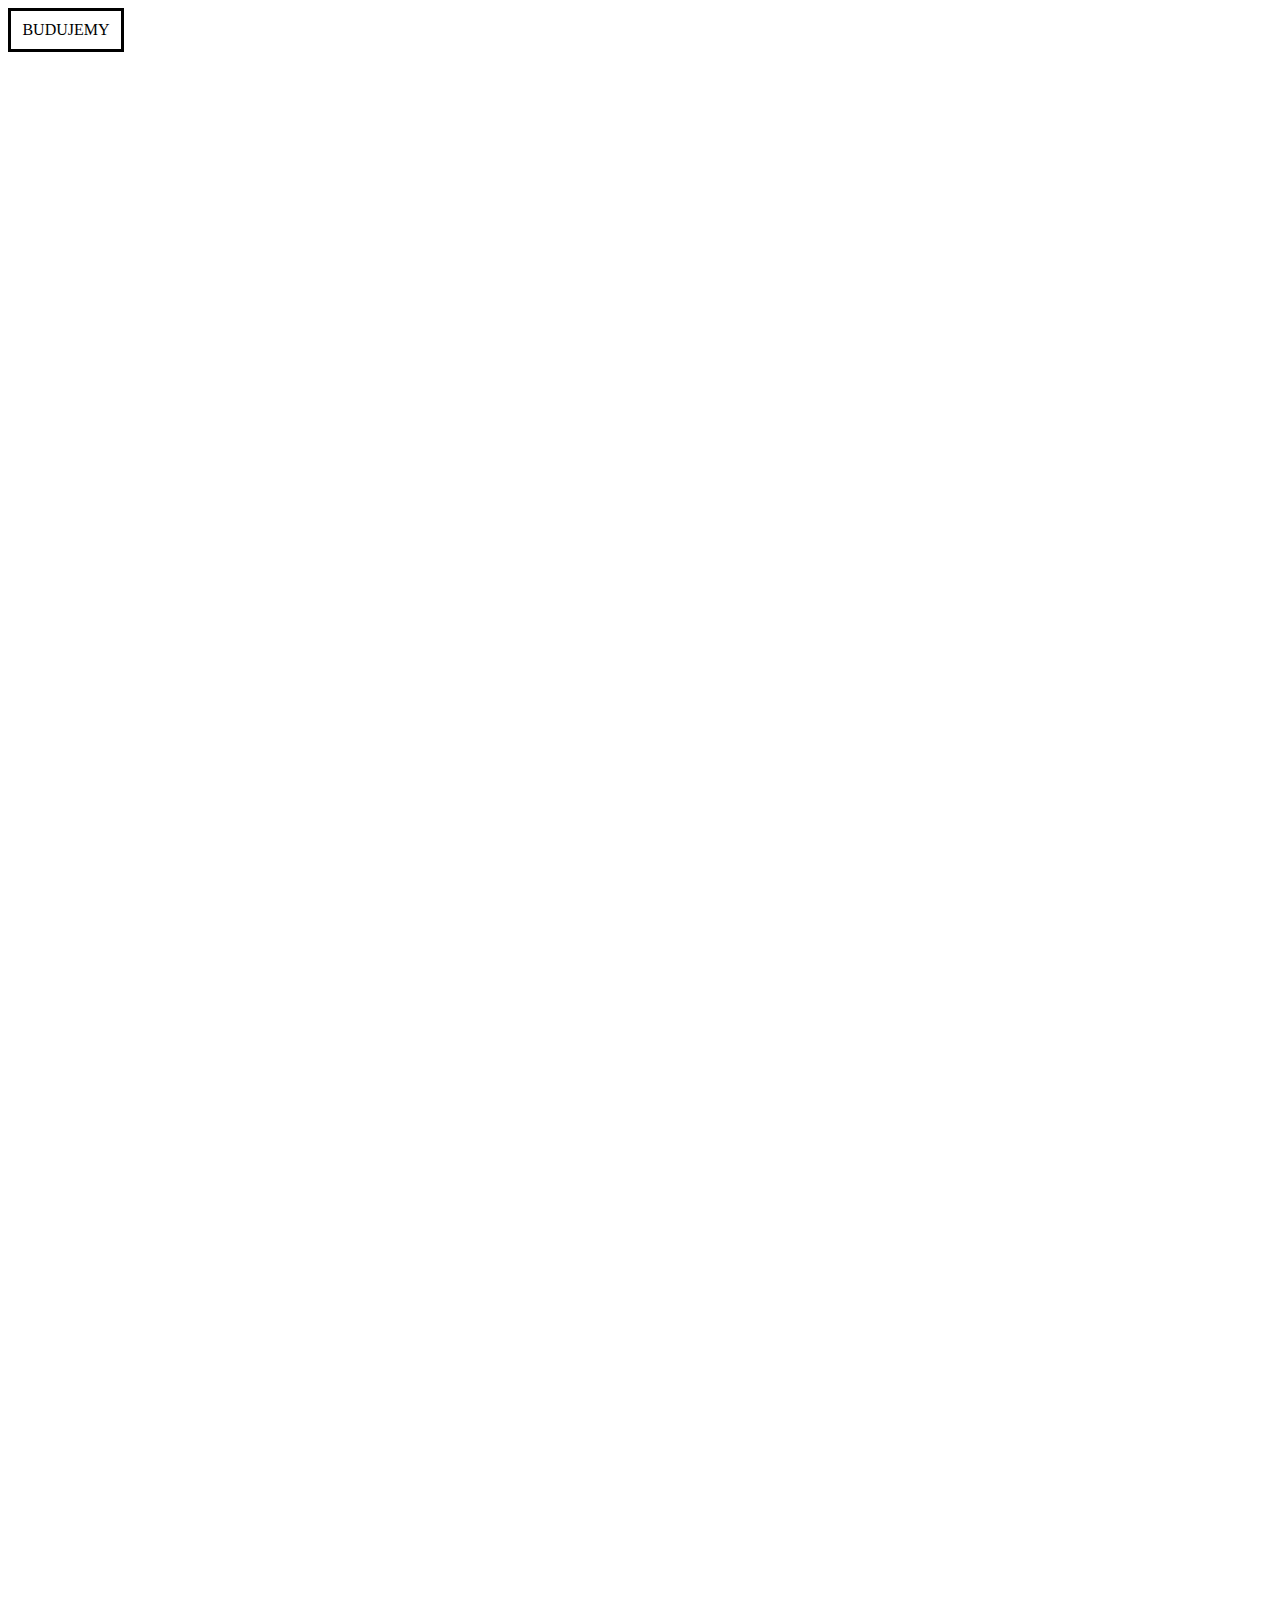
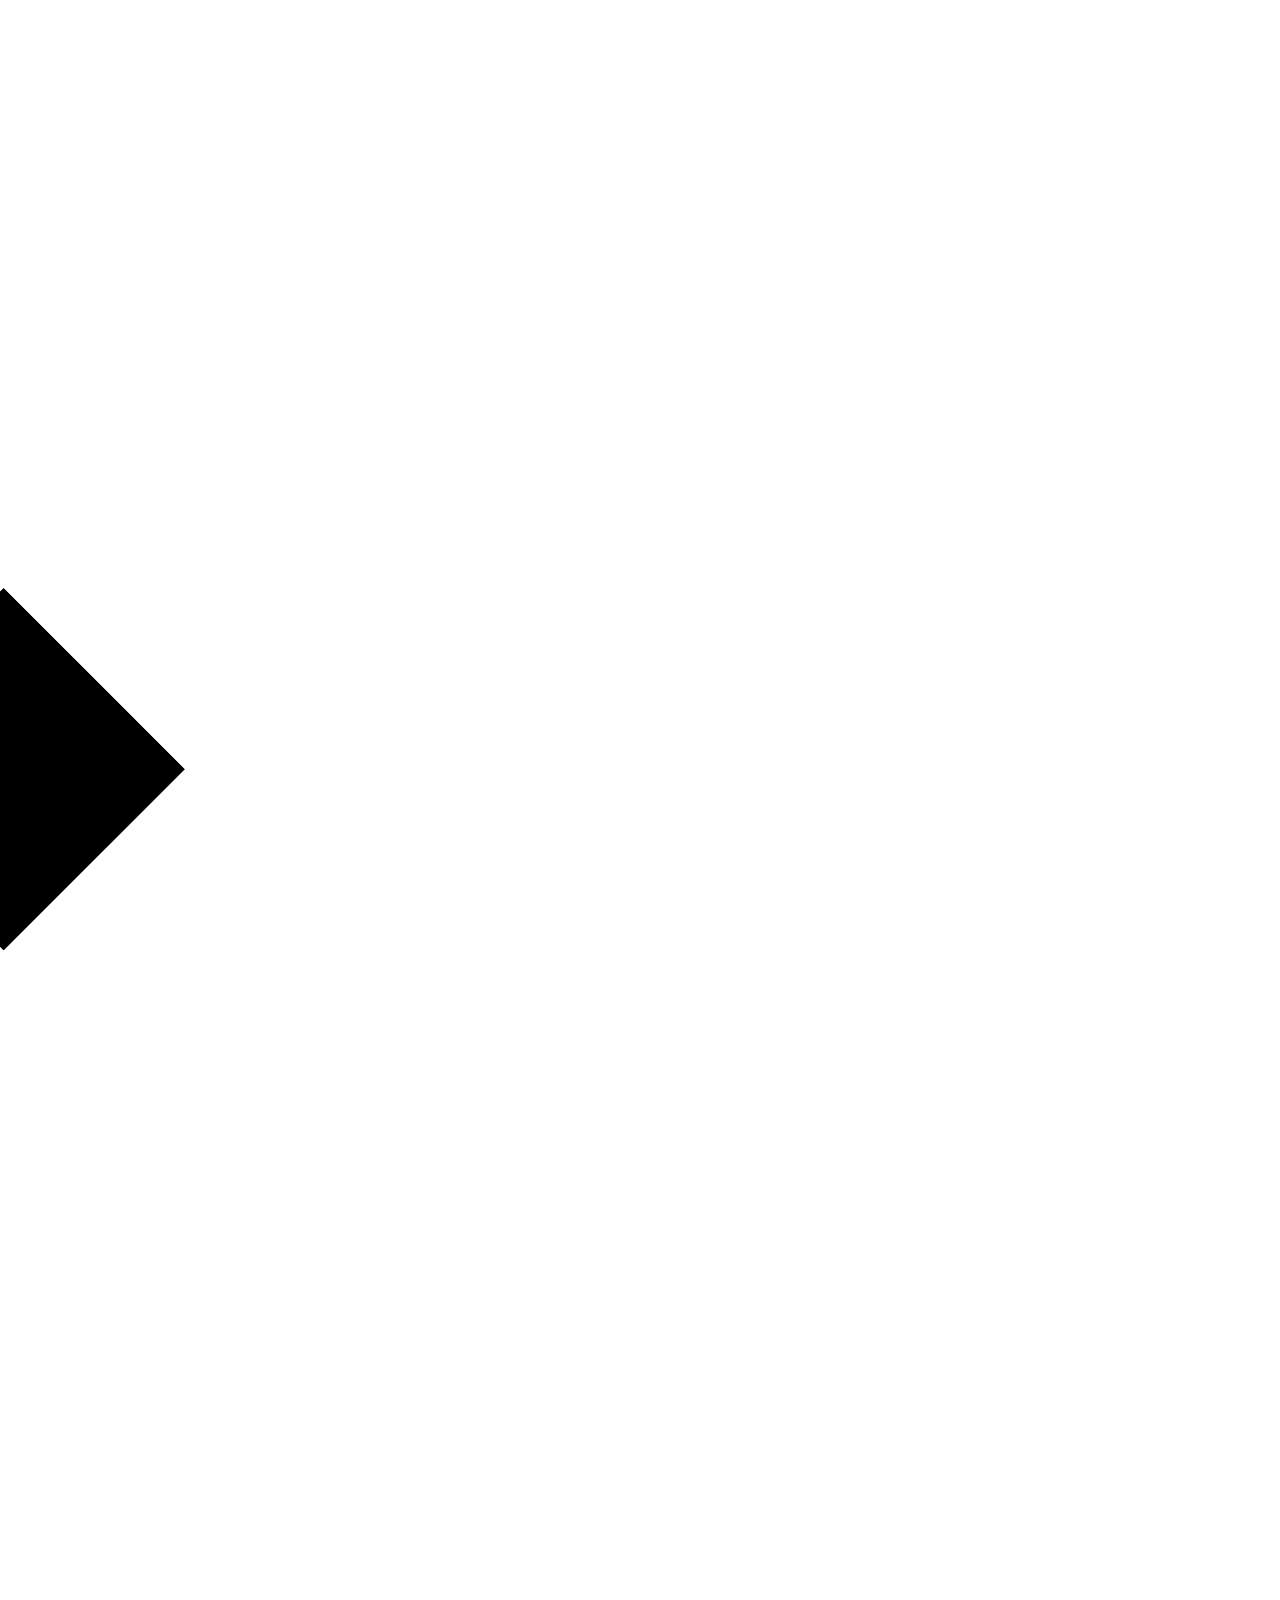
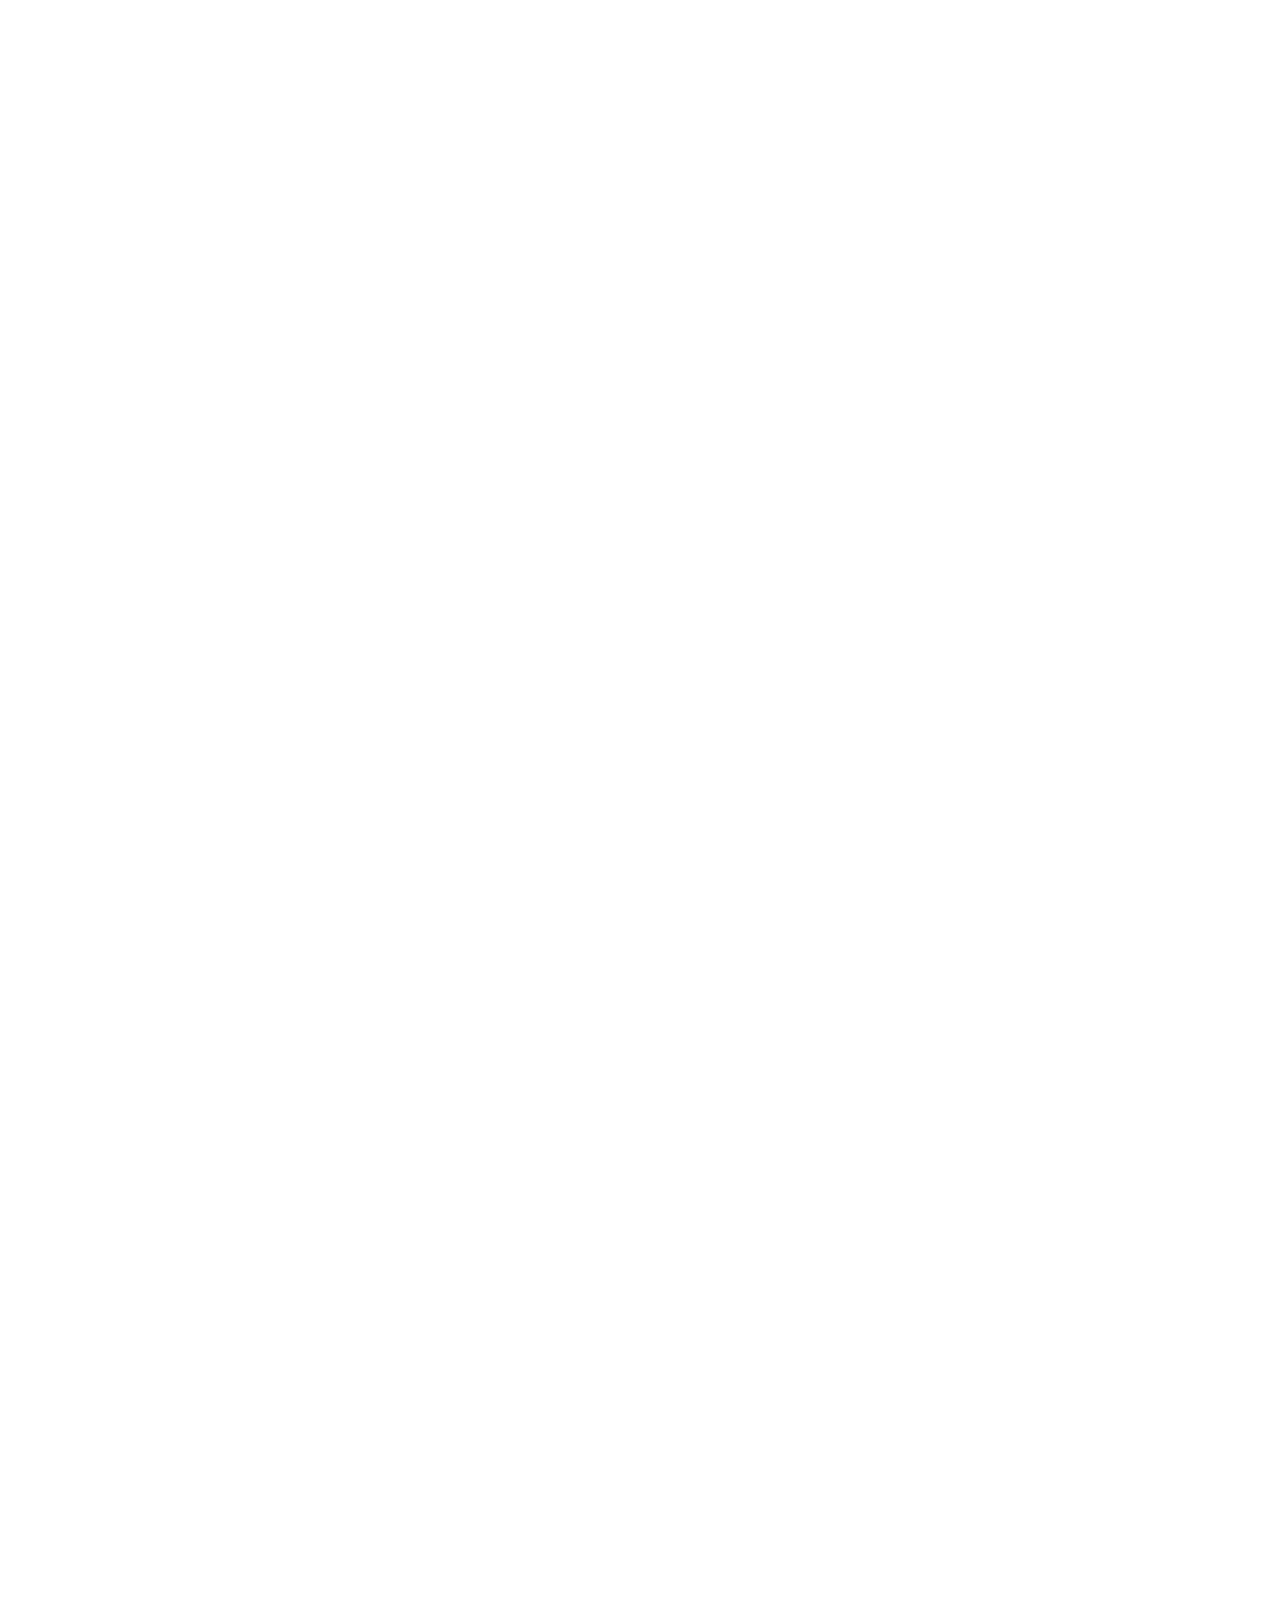
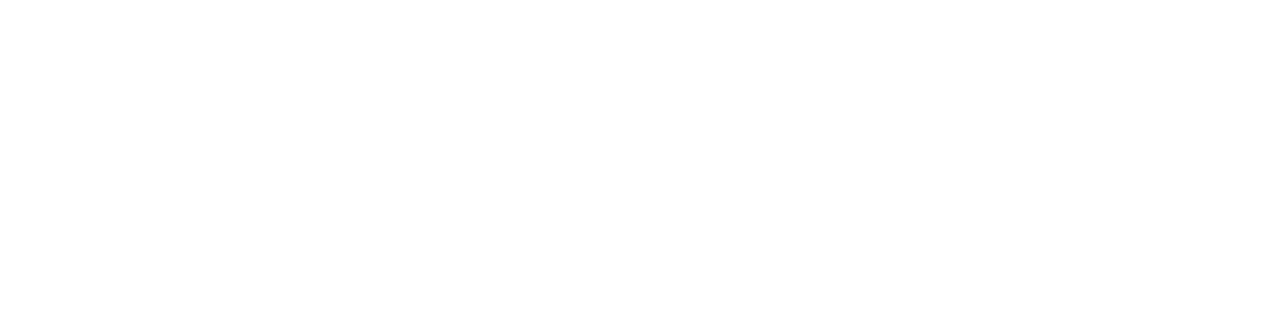
<file: dzien4/zad5/start.html>
<!DOCTYPE html>
<html lang="en">

<head>
    <meta charset="UTF-8">
    <title>Domek</title>
    <style>
        body {
            position: relative;
        }
        span {
            display: block;
            padding: 10px 5px;
            width: 100px;
            border: 3px solid black;
            text-align: center;
            cursor: pointer;
            }

        div{
                transition: linear 1s;
            }
        div:nth-child(3) {
            position: absolute;
            width: 28vh;
            height: 28vh;
            background-color: black;
            border: 2px solid black;
            transform: rotate(45deg) translate(100vh, 200vh);;
            top:36vh;
            left:56vh;
            transition-delay: .1s;
            
        }
        div:nth-child(4) {
            position: absolute;
            width: 40vh;
            height: 30vh;
            background-color: brown;
            border: 2px solid black;
            top:50vh;
            left:50vh;
            transform: translate(500vh, 100vh);
            transition-delay: .3s;
        }

        div:nth-child(2) {
            position: absolute;
            width: 3vh;
            height: 10vh;
            background-color: red;
            border: 2px solid black;
            top: 30vh;
            left: 75vh;
            transform: translate(200vh, 200vh);
        }

        div:nth-child(5) {
            position: absolute;
            width: 7vh;
            height: 15vh;
            background-color: grey;
            border: 2px solid black;
            top:65vh;
            left:67.5vh;
            transform: translate(-100vh, -500vh);
        }
        div:nth-child(6) {
            position: absolute;
            width: 7vh;
            height: 7vh;
            background-color: greenyellow;
            border: 2px solid black;
            top:60vh;
            left:55.5vh;
            transform: translate(-300vh, 500vh);
        }
        div:nth-child(7) {
            position: absolute;
            width: 7vh;
            height: 7vh;
            background-color: greenyellow;
            border: 2px solid black;
            top:60vh;
            left:79.5vh;
            transform: translate(100vh, -100vh);
        }
        span:hover ~ div {
            transform: translate(0, 0);
        }
        span:hover ~ div:nth-child(3) {
            transform: translate(0, 0) rotate(45deg);
        }
    </style>

</head>

<body>
    <span>BUDUJEMY</span>
    <div></div>
    <div></div>
    <div></div>
    <div></div>
    <div></div>
    <div></div>
</body>

</html>
</file>
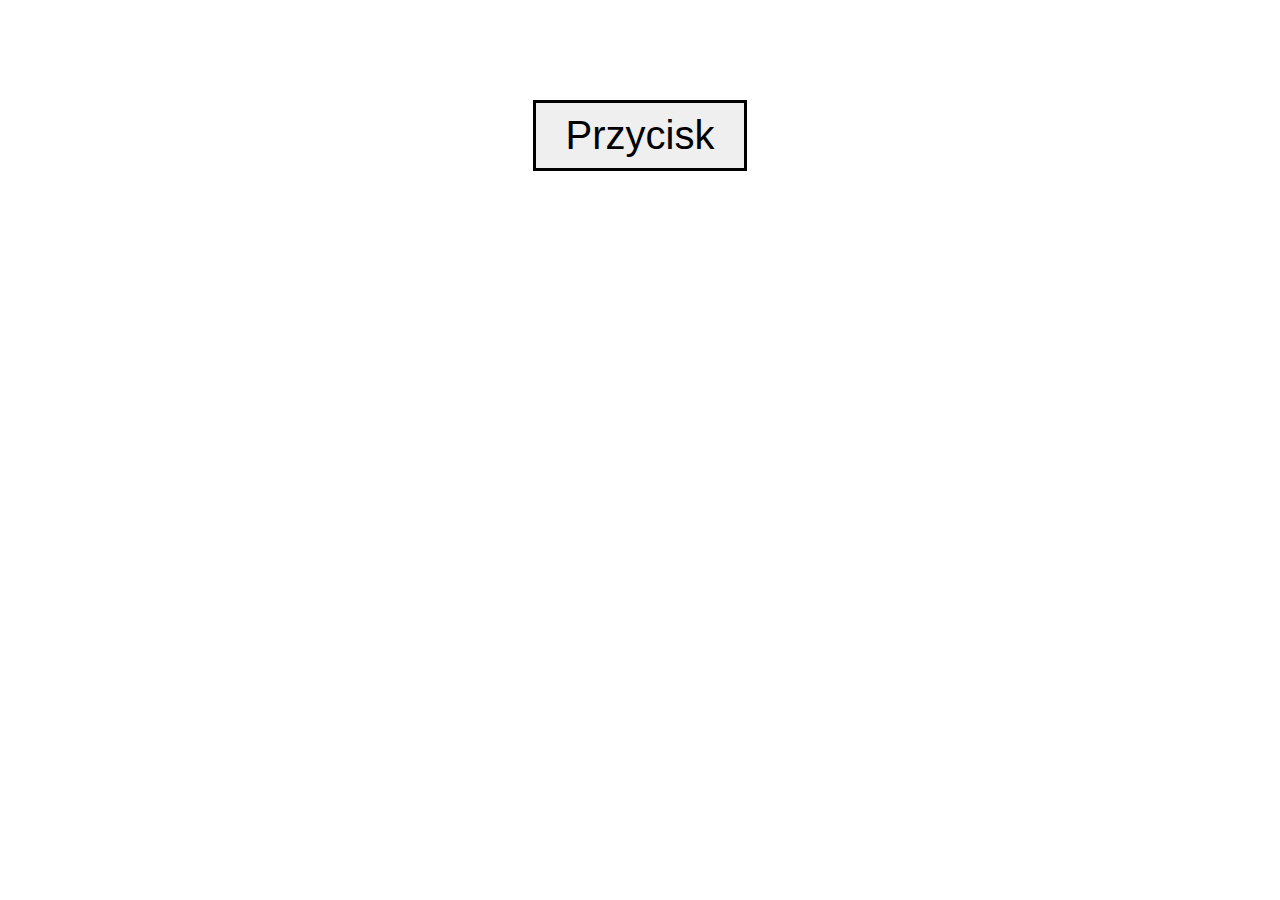
<file: dzien5/zad1/b3-start.html>
<!DOCTYPE html>
<html lang="en">

<head>
    <meta charset="UTF-8">
    <meta name="viewport" content="width=device-width, initial-scale=1.0">
    <meta http-equiv="X-UA-Compatible" content="ie=edge">
    <title>Document</title>

    <style>
        * {
box-sizing: border-box;
        }
        button {
            position: relative;
            display: block;
            margin: 100px auto;
            font-size: 40px;
            padding: 10px 30px;
            border: 3px solid black;
            z-index: 0;
            overflow: hidden;
        }

        button::after {
            content: "";
            position: absolute;
            width: 100%;
            background-color: brown;
            top:50%;
            left: 100%;
            height:8px;
            transform: translateY(-50%);
            z-index: -1;
            transition: left .5s, height .5s .5s ; ;
        }

        button:hover::after {
            left: 0;
            /* top: 0; */
            height: 102%;
        }
    </style>
</head>

<body>
    <button>Przycisk</button>
</body>

</html>
</file>
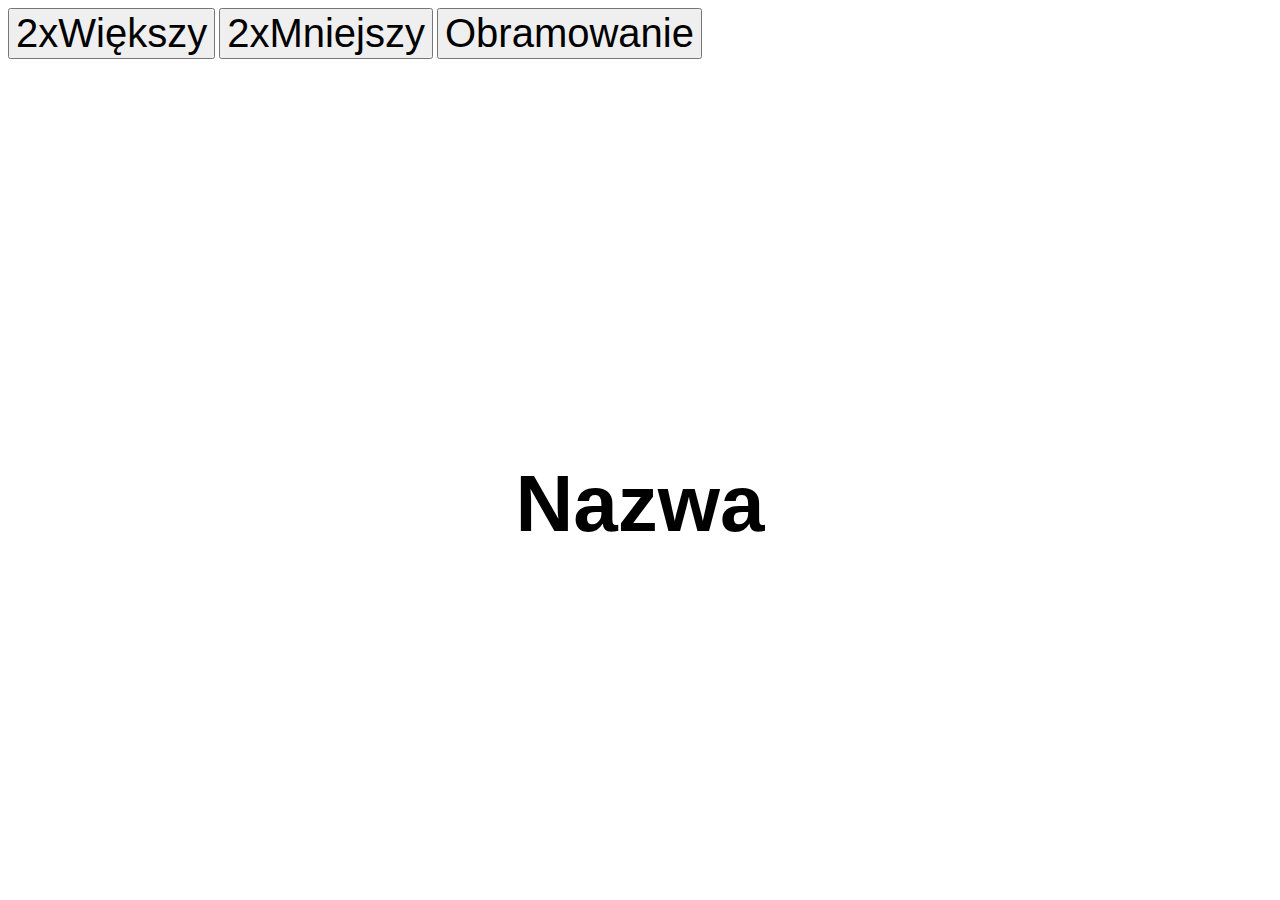
<file: dzien5/zad2/start.html>
<!DOCTYPE html>
<html lang="en">

<head>
    <meta charset="UTF-8">
    <meta name="viewport" content="width=device-width, initial-scale=1.0">
    <meta http-equiv="X-UA-Compatible" content="ie=edge">
    <title>Document</title>
    <script src="https://code.jquery.com/jquery-3.5.1.min.js" integrity="sha256-9/aliU8dGd2tb6OSsuzixeV4y/faTqgFtohetphbbj0=" crossorigin="anonymous"></script>
    <style>
        button {
            font-size: 40px;
        }

        h1 {
            position: absolute;
            top: 50%;
            left: 50%;
            transform: translate(-50%, -50%);
            display: block;
            width: 500px;
            text-align: center;
            font-family: arial;
            font-size: 80px;
            transition: 1s;
            border: 0 solid black;
        }
        .big {
            font-size: 160px;
        }
        .small {
            font-size: 40px;
        }
        .addBorder {
            border: 20px solid black;
        }
    </style>
</head>

<body>


    <button class="larger">2xWiększy</button>
    <button class="smaller">2xMniejszy</button>
    <button class="border">Obramowanie</button>
    <h1>Nazwa</h1>
<script>
    $(".larger").click(function(){
         $("h1").toggleClass("big");
    })
    $(".smaller").click(function(){
         $("h1").toggleClass("small");
    })
    $(".border").click(function(){
         $("h1").toggleClass("addBorder");
    })
</script>

</body>

</html>
</file>
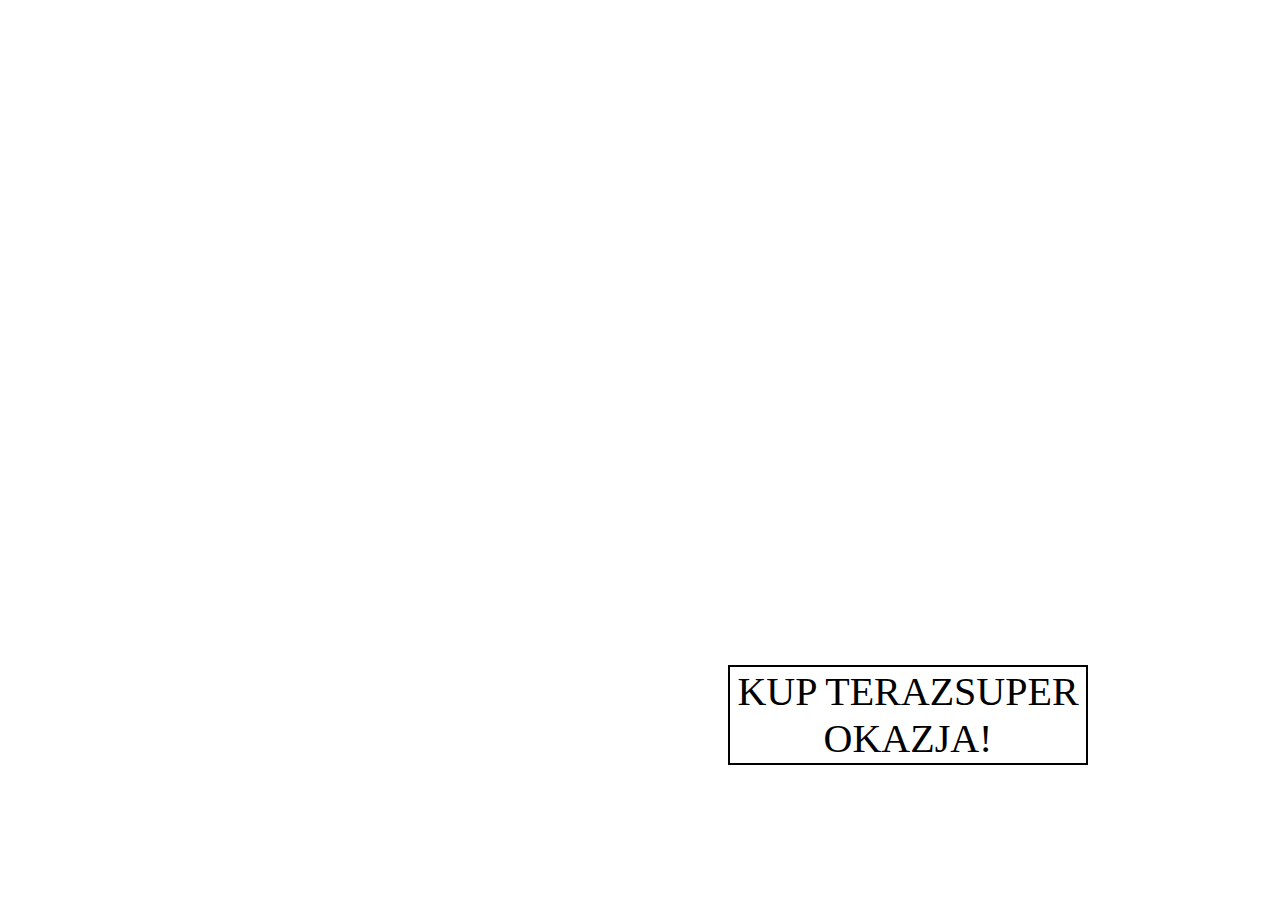
<file: dzien6/projekt2/start.html>
<!DOCTYPE html>
<html lang="en">

<head>
 <meta charset="UTF-8">
 <meta name="viewport" content="width=device-width, initial-scale=1.0">
 <meta http-equiv="X-UA-Compatible" content="ie=edge">
 <title>Document</title>
 <style>
  button {
   position: absolute;
   bottom: 15vh;
   right: 15vw;
   border: 2px solid black;
   padding: 0;
   width: 360px;
   height: 100px;
   background-color: #fff;
   font-size: 40px;
   text-transform: uppercase;
   font-family: roboto condensed;
  }
 </style>
</head>

<body>
 <button><span>Kup teraz</span><span>Super okazja!</span></button>
</body>

</html>
</file>
<file: dzien1/style.css>
html {
    --divNumber: 3;
    --divHeight: calc(100vh/var(--divNumber));
    --oddBgc: rgb(20, 20, 180);
    --evenBgc: rgb(180, 60, 20);
    --fontSizeDiv: 20px;
}

div {
    height: var(--divHeight);
    background-color: var(--oddBgc);
}

div:nth-child(even) {
    background-color: var(--evenBgc);
}
</file>
